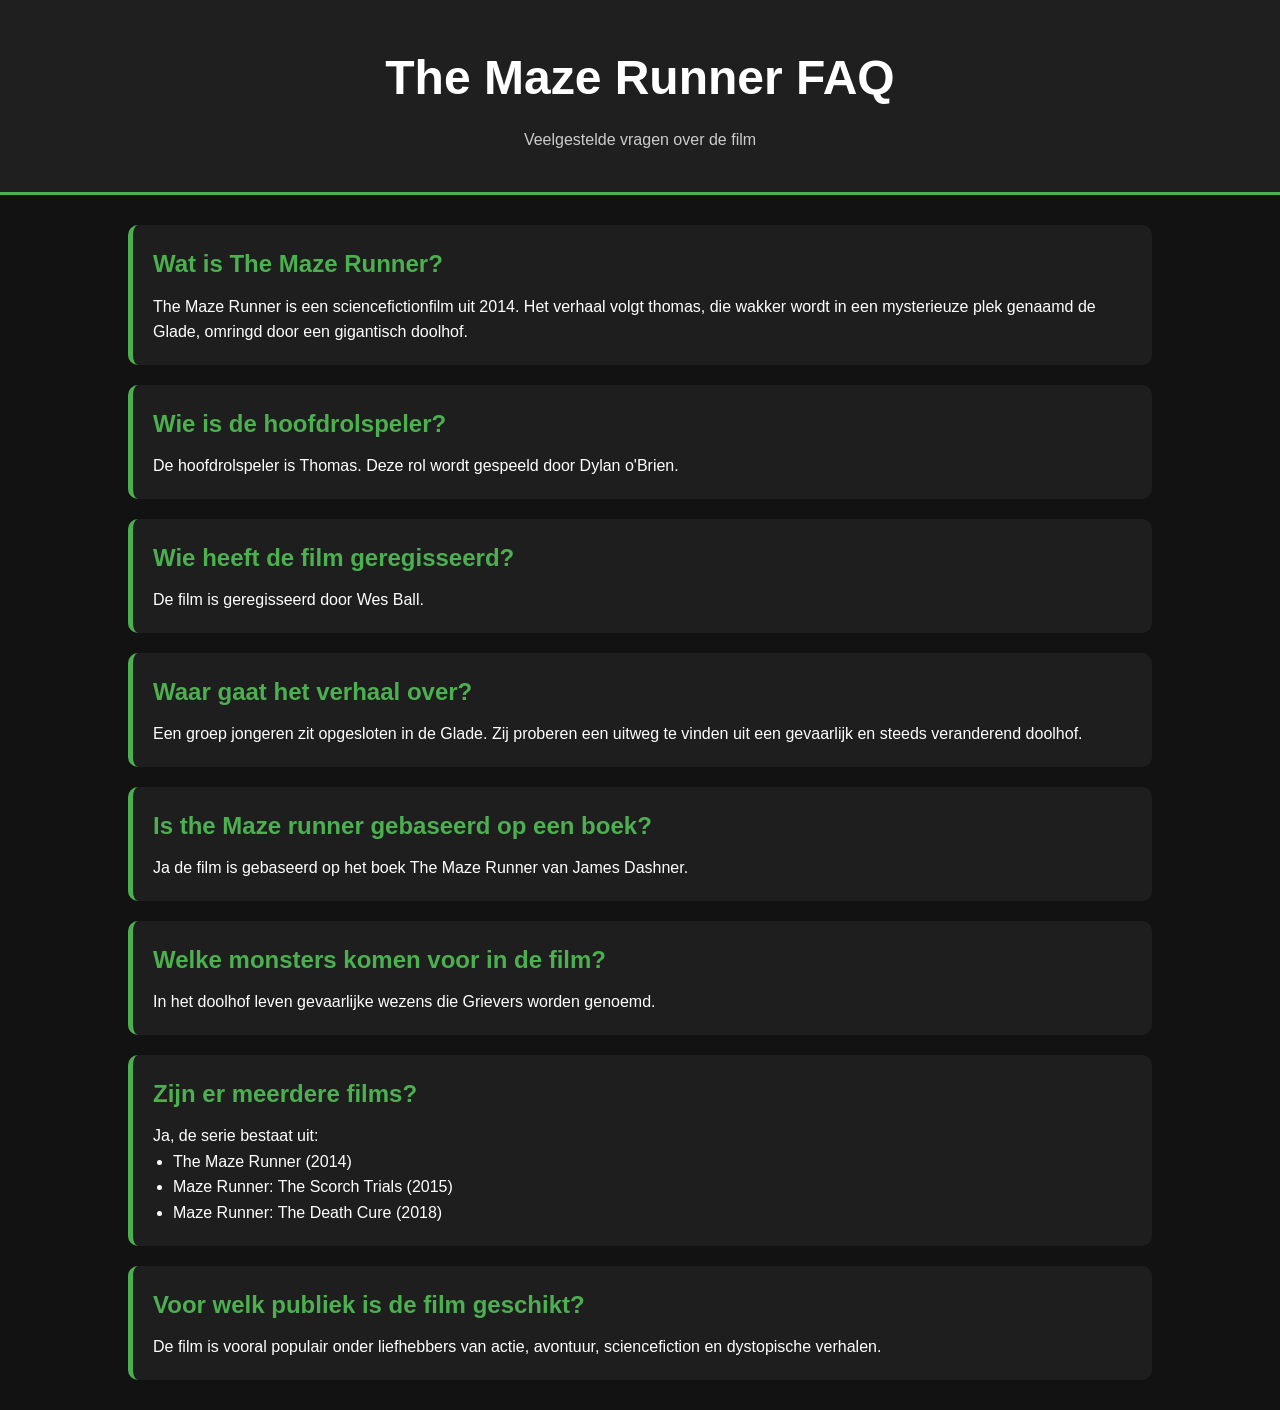
<file: pagina's/FAQ.html>
<!DOCTYPE html>
<html lang="en">
<head>
    <meta charset="UTF-8">
    <meta name="viewport" content="width=device-width, initial-scale=1.0">
   <link rel="stylesheet" href="../css/faq.css">
    <title>FAQ - the Maze Runner</title>
</head>
<body>

    <header>
        <h1>The Maze Runner FAQ</h1>
        <p>Veelgestelde vragen over de film</p>
    </header>

    <main class="container">

        <div class="faq-item">
            <h2>Wat is The Maze Runner?</h2>
            <p>
                The Maze Runner is een sciencefictionfilm uit 2014. 
                Het verhaal volgt thomas, die wakker wordt in een mysterieuze plek genaamd de
                Glade, omringd door een gigantisch doolhof.
            </p>
        </div>

        <div class="faq-item">
            <h2>Wie is de hoofdrolspeler?</h2>
            <p>
                De hoofdrolspeler is Thomas. Deze rol wordt gespeeld door Dylan o'Brien.
            </p>
        </div>

        <div class="faq-item">
            <h2>Wie heeft de film geregisseerd?</h2>
            <p>
                De film is geregisseerd door Wes Ball.
            </p>
        </div>

        <div class="faq-item">
            <h2>Waar gaat het verhaal over?</h2>
            <p>
                Een groep jongeren zit opgesloten in de Glade.
                Zij proberen een uitweg te vinden uit een gevaarlijk
                 en steeds veranderend doolhof.
            </p>
        </div>

        <div class="faq-item">
            <h2>Is the Maze runner gebaseerd op een boek?</h2>
            <p>
                Ja de film is gebaseerd op het boek The Maze Runner van James Dashner.
            </p>
        </div>

        <div class="faq-item">
            <h2>Welke monsters komen voor in de film?</h2>
            <p>
                In het doolhof leven gevaarlijke wezens die Grievers worden genoemd.
            </p>
        </div>

        <div class="faq-item">
            <h2>Zijn er meerdere films?</h2>
            <p>
                Ja, de serie bestaat uit:
            </p>
            <ul>
                <li>The Maze Runner (2014)</li>
                <li>Maze Runner: The Scorch Trials (2015)</li>
                <li>Maze Runner: The Death Cure (2018)</li>
            </ul>
        </div>

        <div class="faq-item">
            <h2>Voor welk publiek is de film geschikt?</h2>
            <p>
                De film is vooral populair onder liefhebbers van actie, avontuur,
                sciencefiction en dystopische verhalen.
            </p>
        </div>

    </main>
    
</body>
</html>
</file>
<file: css/faq.css>
* {
    margin: 0;
    padding: 0;
    box-sizing: border-box;
}

body {
    font-family: Arial, sans-serif;
    background-color: #121212;
    color: white;
    line-height: 1.6;
}

header {
    background-color: #1f1f1f;
    text-align: center;
    padding: 40px;
    border-bottom: 3px solid #4CAF50;
}

header h1 {
    font-size: 3rem;
    margin-bottom: 10px;
}

header p {
    color: #cccccc;
}

.container {
    width: 80%;
    margin: 30px auto;
}

.faq-item {
    background-color: #1e1e1e;
    padding: 20px;
    margin-bottom: 20px;
    border-left: 5px solid #4CAF50;
    border-radius: 10px;
}

.faq-item h2 {
    color: #4CAF50;
    margin-bottom: 10px;
}

.faq-item ul {
    margin-left: 20px;
}

.faq-item:hover {
    transform: scale(1.02);
    transition: 0.3s;
}
</file>
